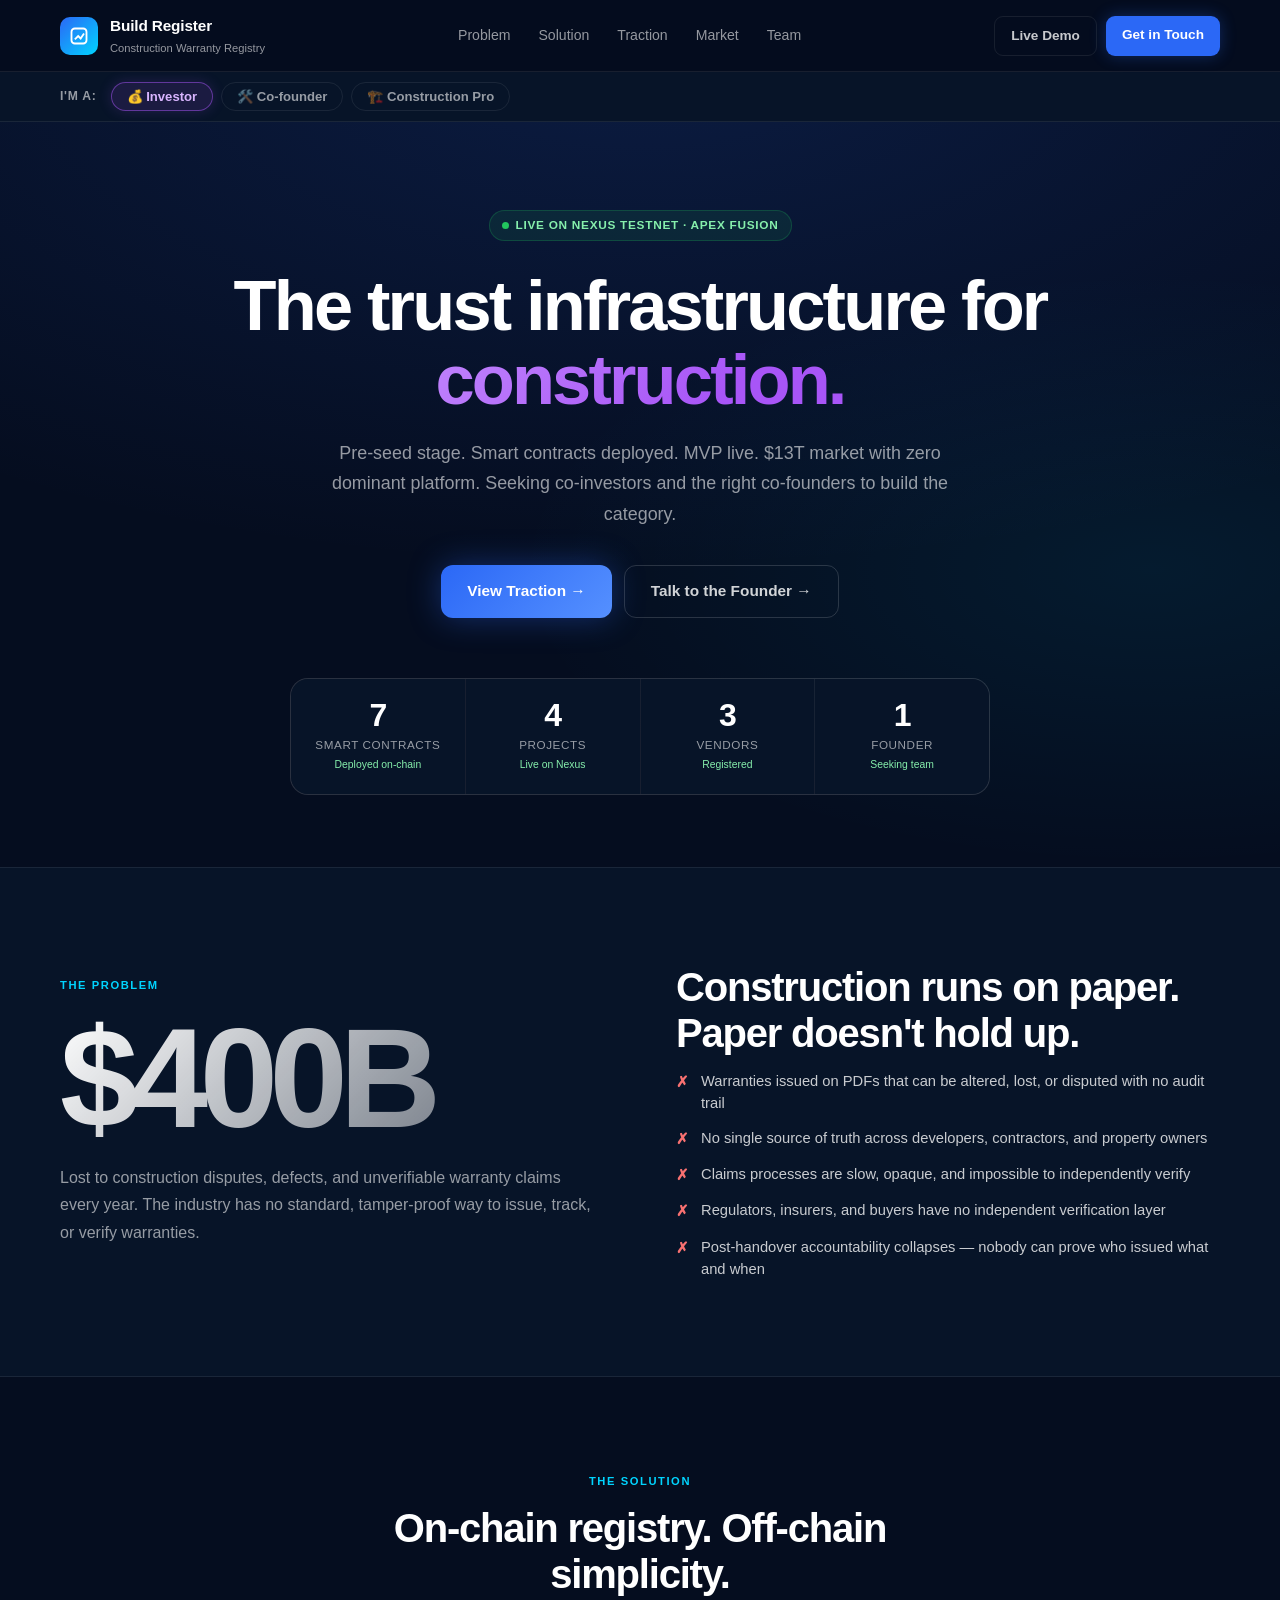
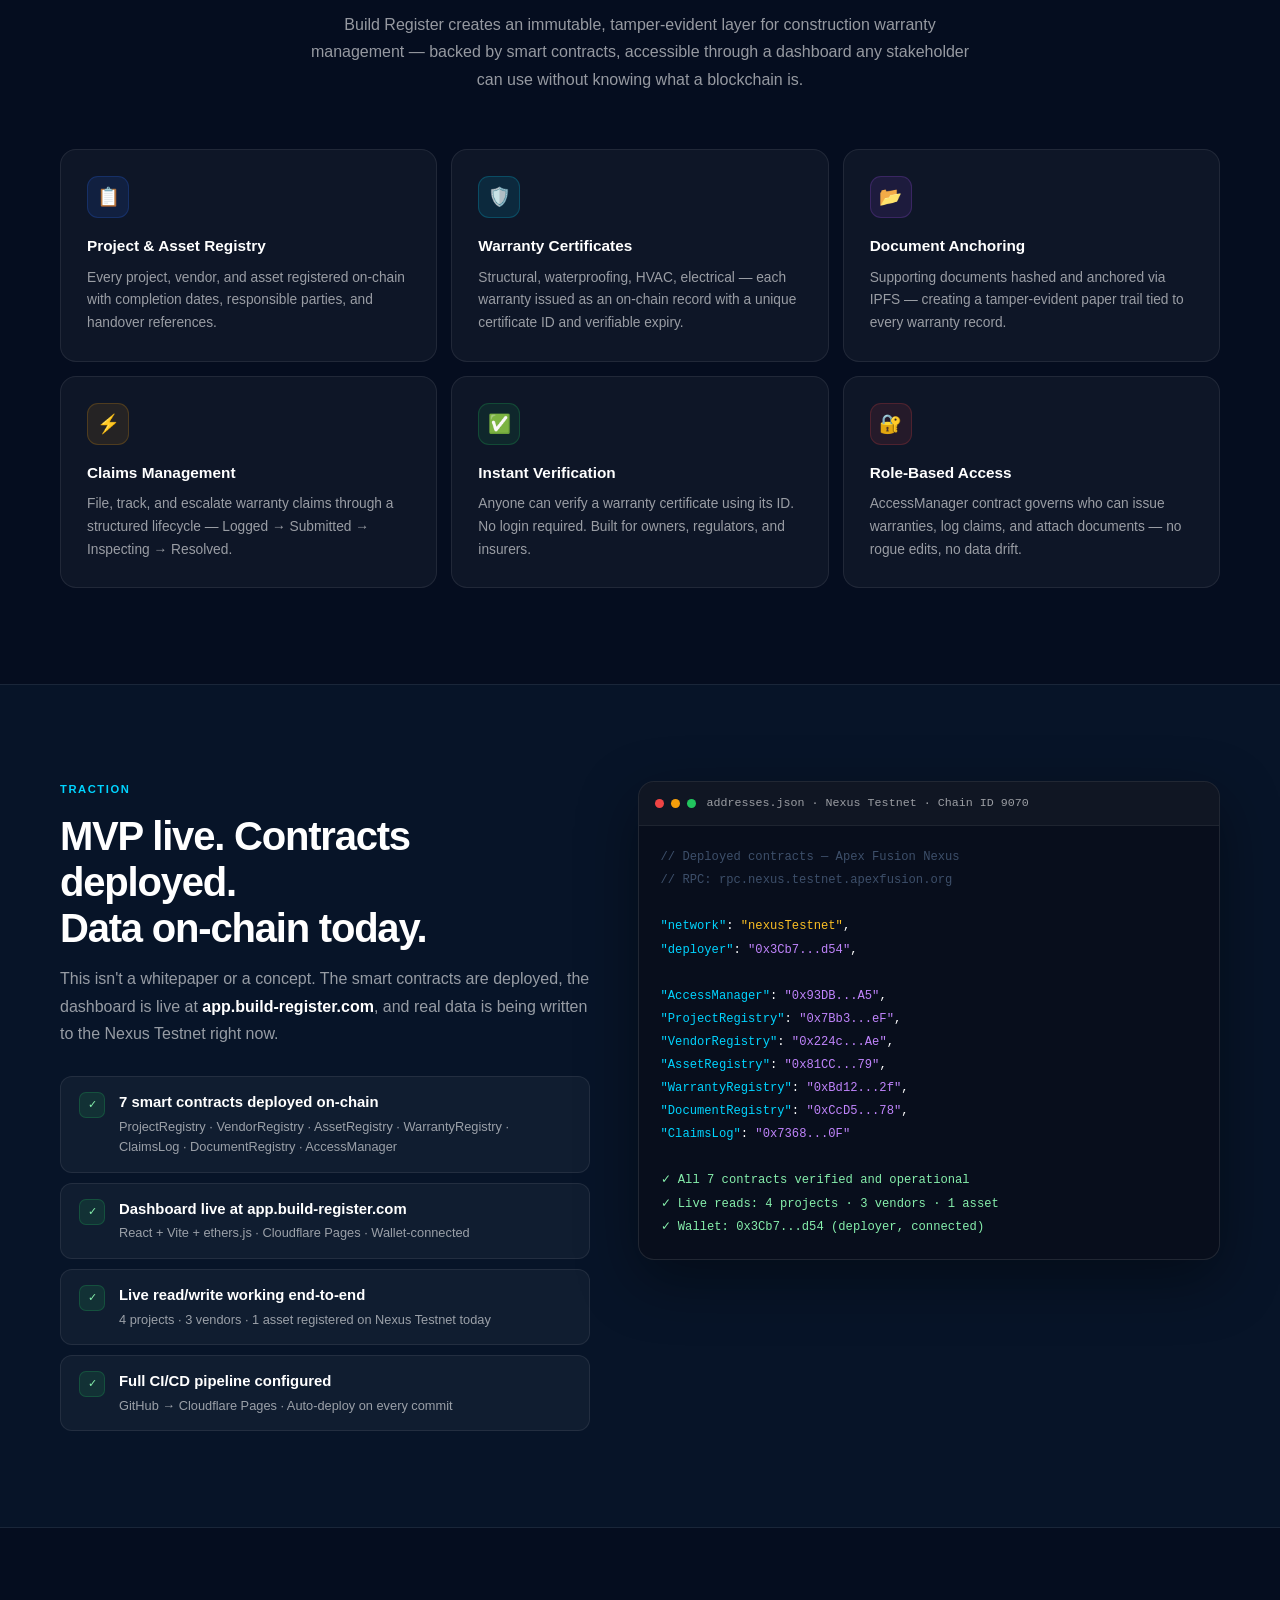
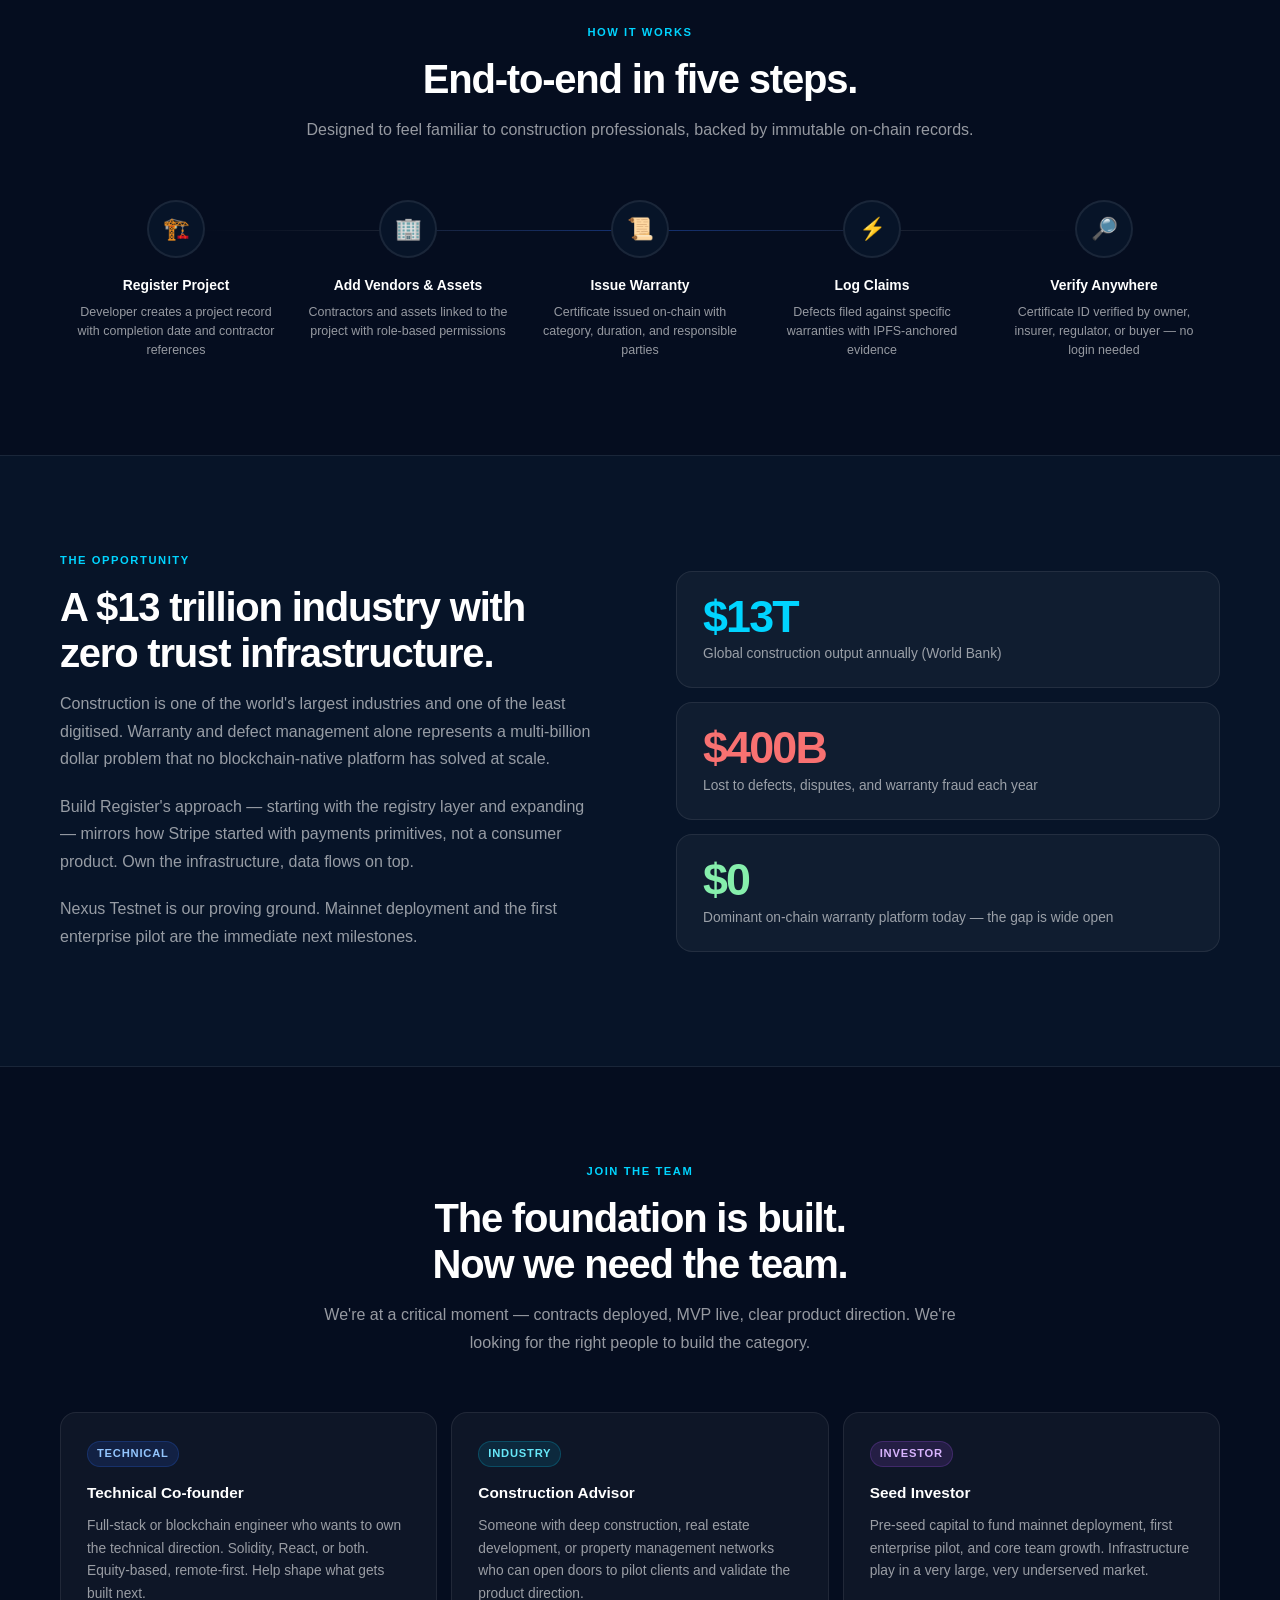
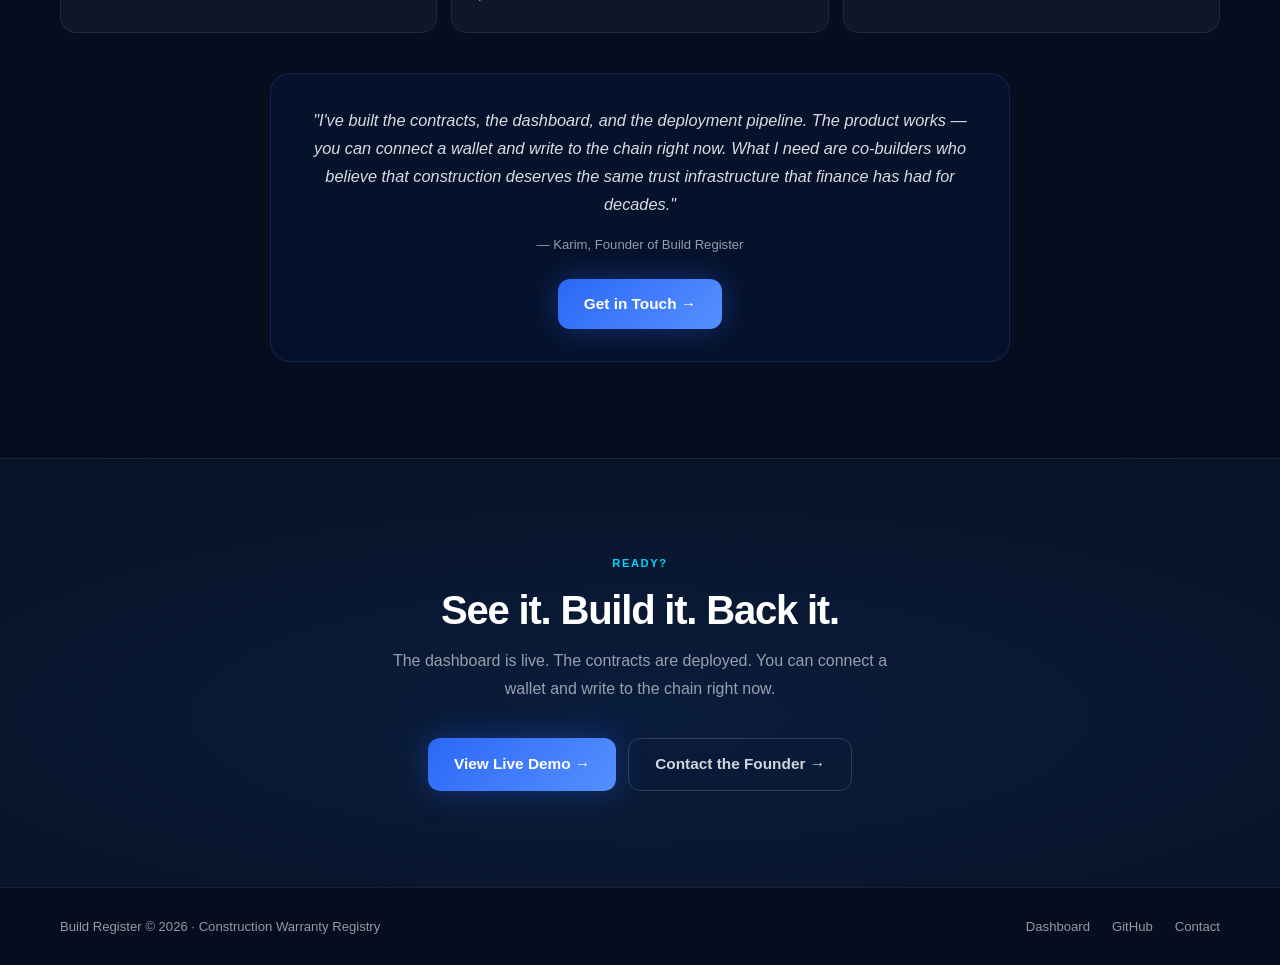
<file: index.html>
<!DOCTYPE html>
<html lang="en">
<head>
  <meta charset="UTF-8" />
  <meta name="viewport" content="width=device-width, initial-scale=1.0" />
  <title>Build Register — Trust Infrastructure for Construction</title>
  <meta name="description" content="On-chain warranty registry for construction. Smart contracts deployed. Dashboard live. Seeking co-founders and seed investment." />
  <style>
    * { box-sizing: border-box; margin: 0; padding: 0; }

    :root {
      --bg:     #050d1f;
      --bg2:    #071428;
      --bg3:    #0c1c36;
      --blue:   #2b68f6;
      --cyan:   #00d4ff;
      --green:  #22c55e;
      --purple: #a855f7;
      --text:   #ffffff;
      --muted:  rgba(255,255,255,0.58);
      --border: rgba(255,255,255,0.08);
      --card:   rgba(255,255,255,0.04);
      --radius: 16px;
    }

    html, body {
      font-family: 'Inter', -apple-system, BlinkMacSystemFont, 'Segoe UI', sans-serif;
      background: var(--bg);
      color: var(--text);
      line-height: 1.6;
    }
    a { text-decoration: none; color: inherit; }
    .container { width: min(1160px, calc(100% - 48px)); margin: 0 auto; }

    nav {
      position: sticky; top: 0; z-index: 100;
      background: rgba(5,13,31,0.9);
      backdrop-filter: blur(20px);
      border-bottom: 1px solid var(--border);
    }
    .nav-inner { display: flex; align-items: center; justify-content: space-between; padding: 14px 0; }
    .logo { display: flex; align-items: center; gap: 12px; }
    .logo-mark {
      width: 38px; height: 38px;
      background: linear-gradient(135deg, var(--blue), var(--cyan));
      border-radius: 10px; display: grid; place-items: center;
    }
    .logo-mark svg { width: 20px; height: 20px; stroke: white; fill: none; stroke-width: 2.2; }
    .logo-name { font-size: 0.96rem; font-weight: 700; letter-spacing: -0.01em; }
    .logo-sub  { font-size: 0.7rem; color: var(--muted); margin-top: 1px; }
    .nav-links { display: flex; gap: 28px; font-size: 0.88rem; color: var(--muted); }
    .nav-links a:hover { color: white; transition: color 0.2s; }
    .nav-ctas  { display: flex; gap: 9px; }
    .btn-ghost {
      padding: 8px 16px; border-radius: 9px; font-size: 0.85rem; font-weight: 600;
      border: 1px solid var(--border); color: rgba(255,255,255,0.78); transition: 0.2s;
    }
    .btn-ghost:hover { background: rgba(255,255,255,0.06); color: white; }
    .btn-nav {
      padding: 8px 16px; border-radius: 9px; font-size: 0.85rem; font-weight: 700;
      background: var(--blue); color: white; transition: 0.2s;
      box-shadow: 0 0 16px rgba(43,104,246,0.32);
    }
    .btn-nav:hover { filter: brightness(1.12); transform: translateY(-1px); }

    .live-badge {
      display: inline-flex; align-items: center; gap: 7px;
      padding: 5px 12px; border-radius: 999px;
      background: rgba(34,197,94,0.1); border: 1px solid rgba(34,197,94,0.22);
      font-size: 0.74rem; font-weight: 700; color: #86efac;
      letter-spacing: 0.06em; text-transform: uppercase;
    }
    .pulse {
      width: 7px; height: 7px; border-radius: 50%;
      background: var(--green); flex-shrink: 0;
      animation: pulse-anim 2s infinite;
    }
    @keyframes pulse-anim {
      0%,100% { opacity:1; box-shadow: 0 0 0 0 rgba(34,197,94,0.5); }
      50%      { opacity:0.8; box-shadow: 0 0 0 7px rgba(34,197,94,0); }
    }

    .persona-bar {
      background: var(--bg2);
      border-bottom: 1px solid var(--border);
      padding: 10px 0;
      position: sticky; top: 67px; z-index: 90;
    }
    .persona-inner { display: flex; align-items: center; gap: 14px; flex-wrap: wrap; }
    .persona-label {
      font-size: 0.76rem; color: var(--muted); font-weight: 700;
      letter-spacing: 0.06em; text-transform: uppercase; white-space: nowrap;
    }
    .persona-btns { display: flex; gap: 8px; flex-wrap: wrap; }
    .persona-btn {
      padding: 6px 15px; border-radius: 999px;
      font-size: 0.82rem; font-weight: 700;
      border: 1px solid var(--border); color: var(--muted);
      background: transparent; cursor: pointer;
      transition: all 0.22s ease; display: flex; align-items: center; gap: 6px;
    }
    .persona-btn:hover { border-color: rgba(255,255,255,0.22); color: white; }
    .persona-btn.active[data-persona="investor"] { color: #d8b4fe; border-color: rgba(168,85,247,0.5); background: rgba(168,85,247,0.12); box-shadow: 0 0 14px rgba(168,85,247,0.18); }
    .persona-btn.active[data-persona="builder"]  { color: #93c5fd; border-color: rgba(43,104,246,0.5);  background: rgba(43,104,246,0.12);  box-shadow: 0 0 14px rgba(43,104,246,0.18); }
    .persona-btn.active[data-persona="client"]   { color: #67e8f9; border-color: rgba(0,212,255,0.5);   background: rgba(0,212,255,0.1);    box-shadow: 0 0 14px rgba(0,212,255,0.18); }

    .hero {
      padding: 88px 0 72px;
      background:
        radial-gradient(ellipse 90% 70% at 50% -10%, rgba(43,104,246,0.16), transparent),
        radial-gradient(ellipse 50% 40% at 90% 60%, rgba(0,212,255,0.07), transparent),
        var(--bg);
    }
    .hero-inner { text-align: center; max-width: 860px; margin: 0 auto; }
    .hero-inner .live-badge { margin-bottom: 28px; }
    h1 { font-size: clamp(2.6rem, 5.5vw, 4.6rem); line-height: 1.04; letter-spacing: -0.04em; font-weight: 800; margin-bottom: 22px; }
    .gradient-text        { background: linear-gradient(135deg, var(--cyan) 0%, #4a8fff 70%);   -webkit-background-clip: text; -webkit-text-fill-color: transparent; background-clip: text; }
    .gradient-text-purple { background: linear-gradient(135deg, #c084fc 0%, #a855f7 70%);        -webkit-background-clip: text; -webkit-text-fill-color: transparent; background-clip: text; }
    .gradient-text-cyan   { background: linear-gradient(135deg, var(--cyan) 0%, #67e8f9 70%);    -webkit-background-clip: text; -webkit-text-fill-color: transparent; background-clip: text; }
    .hero-sub { font-size: 1.12rem; color: var(--muted); max-width: 620px; margin: 0 auto 36px; line-height: 1.7; }
    .hero-ctas { display: flex; gap: 12px; justify-content: center; flex-wrap: wrap; margin-bottom: 60px; }
    .btn-cta-primary {
      padding: 13px 26px; border-radius: 12px; font-size: 0.96rem; font-weight: 700;
      background: linear-gradient(135deg, var(--blue) 0%, #5590ff 100%);
      color: white; box-shadow: 0 0 32px rgba(43,104,246,0.36);
      transition: 0.2s; display: inline-flex; align-items: center; gap: 8px;
    }
    .btn-cta-primary:hover { transform: translateY(-2px); box-shadow: 0 0 48px rgba(43,104,246,0.52); }
    .btn-cta-secondary {
      padding: 13px 26px; border-radius: 12px; font-size: 0.96rem; font-weight: 600;
      border: 1px solid rgba(255,255,255,0.15); color: rgba(255,255,255,0.82);
      transition: 0.2s; display: inline-flex; align-items: center; gap: 8px;
    }
    .btn-cta-secondary:hover { background: rgba(255,255,255,0.06); border-color: rgba(255,255,255,0.28); color: white; }

    .chain-stats {
      display: grid; grid-template-columns: repeat(4, 1fr);
      gap: 1px; background: var(--border);
      border: 1px solid var(--border); border-radius: 18px; overflow: hidden;
      max-width: 700px; margin: 0 auto;
    }
    .stat-box { background: var(--bg2); padding: 20px 14px; text-align: center; }
    .stat-number { font-size: 2rem; font-weight: 900; letter-spacing: -0.04em; color: white; display: block; line-height: 1; }
    .stat-label  { font-size: 0.73rem; color: var(--muted); margin-top: 5px; text-transform: uppercase; letter-spacing: 0.05em; }
    .stat-chain  { font-size: 0.65rem; color: #86efac; margin-top: 3px; }

    .section-label { font-size: 0.7rem; font-weight: 800; letter-spacing: 0.14em; text-transform: uppercase; color: var(--cyan); margin-bottom: 14px; }
    h2 { font-size: clamp(1.7rem, 3.2vw, 2.5rem); letter-spacing: -0.03em; font-weight: 800; line-height: 1.15; margin-bottom: 14px; }
    .body-text { color: var(--muted); font-size: 1rem; line-height: 1.72; margin-bottom: 20px; }
    .split { display: grid; grid-template-columns: 1fr 1fr; gap: 72px; align-items: center; }
    .section-intro { text-align: center; max-width: 680px; margin: 0 auto 56px; }

    .problem { padding: 96px 0; background: var(--bg2); border-top: 1px solid var(--border); border-bottom: 1px solid var(--border); }
    .big-num {
      font-size: clamp(5rem, 11vw, 9rem); font-weight: 900; letter-spacing: -0.06em; line-height: 1;
      background: linear-gradient(135deg, white 0%, rgba(255,255,255,0.3) 100%);
      -webkit-background-clip: text; -webkit-text-fill-color: transparent; background-clip: text;
      margin-bottom: 14px;
    }
    .problem-list { list-style: none; display: grid; gap: 13px; }
    .problem-list li { display: flex; gap: 12px; font-size: 0.92rem; color: rgba(255,255,255,0.78); line-height: 1.5; }
    .xi { color: #f87171; font-weight: 900; flex-shrink: 0; margin-top: 1px; }

    .solution { padding: 96px 0; }
    .features-grid { display: grid; grid-template-columns: repeat(3, 1fr); gap: 14px; }
    .feat-card { background: var(--card); border: 1px solid var(--border); border-radius: var(--radius); padding: 26px; transition: all 0.22s ease; }
    .feat-card:hover { background: rgba(255,255,255,0.065); border-color: rgba(43,104,246,0.32); transform: translateY(-3px); }
    .feat-icon { width: 42px; height: 42px; border-radius: 11px; display: grid; place-items: center; margin-bottom: 16px; font-size: 1.15rem; }
    .feat-card h3 { font-size: 0.96rem; font-weight: 700; margin-bottom: 8px; }
    .feat-card p  { font-size: 0.86rem; color: var(--muted); line-height: 1.65; }

    .traction { padding: 96px 0; background: var(--bg2); border-top: 1px solid var(--border); border-bottom: 1px solid var(--border); }
    .traction-grid { display: grid; grid-template-columns: 1fr 1.1fr; gap: 48px; align-items: start; }
    .traction-items { display: grid; gap: 10px; margin-top: 28px; }
    .t-item { display: flex; align-items: flex-start; gap: 14px; padding: 14px 18px; background: var(--card); border: 1px solid var(--border); border-radius: 12px; }
    .chk { width: 26px; height: 26px; border-radius: 7px; flex-shrink: 0; background: rgba(34,197,94,0.12); border: 1px solid rgba(34,197,94,0.22); display: grid; place-items: center; color: #86efac; font-size: 0.7rem; margin-top: 1px; }
    .t-title { font-weight: 600; font-size: 0.93rem; }
    .t-meta  { font-size: 0.8rem; color: var(--muted); margin-top: 2px; }

    .terminal { background: #080e1c; border: 1px solid rgba(255,255,255,0.1); border-radius: 16px; overflow: hidden; box-shadow: 0 20px 60px rgba(0,0,0,0.4); }
    .term-hdr { display: flex; align-items: center; gap: 7px; padding: 12px 16px; background: rgba(255,255,255,0.03); border-bottom: 1px solid rgba(255,255,255,0.06); }
    .dot { width: 9px; height: 9px; border-radius: 50%; }
    .d-r{background:#ef4444} .d-y{background:#f59e0b} .d-g{background:#22c55e}
    .term-ttl { font-size: 0.73rem; color: var(--muted); margin-left: 4px; font-family: 'SF Mono','Fira Code',monospace; }
    .term-body { padding: 20px 22px; font-family: 'SF Mono','Fira Code','Consolas',monospace; font-size: 0.76rem; line-height: 1.9; }
    .tc{color:#3d4f6a} .tk{color:#00d4ff} .tv{color:#86efac} .ta{color:#c084fc} .ts{color:#fbbf24}

    .how { padding: 96px 0; }
    .steps { display: grid; grid-template-columns: repeat(5, 1fr); gap: 0; position: relative; }
    .steps::after { content:''; position:absolute; top:30px; left:12%; right:12%; height:1px; background:linear-gradient(90deg,transparent,var(--border) 20%,rgba(43,104,246,0.4) 50%,var(--border) 80%,transparent); }
    .step { text-align: center; padding: 0 12px; position: relative; z-index: 1; }
    .step-num { width:58px; height:58px; border-radius:50%; background:var(--bg2); border:2px solid var(--border); display:grid; place-items:center; margin:0 auto 16px; font-size:1.35rem; transition:0.2s; }
    .step:hover .step-num { border-color:var(--blue); background:rgba(43,104,246,0.1); }
    .step-title { font-weight:700; font-size:0.87rem; margin-bottom:7px; }
    .step-desc  { font-size:0.78rem; color:var(--muted); line-height:1.5; }

    .market { padding: 96px 0; background: var(--bg2); border-top: 1px solid var(--border); border-bottom: 1px solid var(--border); }
    .mkt-numbers { display: grid; gap: 14px; }
    .mkt-card { padding: 22px 26px; background: var(--card); border: 1px solid var(--border); border-radius: 16px; }
    .mkt-big { font-size: 2.8rem; font-weight: 900; letter-spacing: -0.04em; line-height: 1; margin-bottom: 5px; }
    .mkt-lbl { color: var(--muted); font-size: 0.86rem; }
    .c-blue{color:var(--cyan)} .c-red{color:#f87171} .c-green{color:#86efac}

    .team { padding: 96px 0; }
    .roles-grid { display: grid; grid-template-columns: repeat(3, 1fr); gap: 14px; margin-bottom: 40px; }
    .role-card { background: var(--card); border: 1px solid var(--border); border-radius: 16px; padding: 26px; }
    .role-tag { display:inline-flex; padding:3px 9px; border-radius:999px; font-size:0.7rem; font-weight:800; letter-spacing:0.07em; text-transform:uppercase; margin-bottom:14px; }
    .t-blue   { background:rgba(43,104,246,0.14);  color:#93c5fd; border:1px solid rgba(43,104,246,0.22); }
    .t-cyan   { background:rgba(0,212,255,0.1);    color:#67e8f9; border:1px solid rgba(0,212,255,0.2);  }
    .t-purple { background:rgba(168,85,247,0.14);  color:#d8b4fe; border:1px solid rgba(168,85,247,0.22);}
    .role-card h3 { font-size:0.96rem; font-weight:700; margin-bottom:9px; }
    .role-card p  { font-size:0.86rem; color:var(--muted); line-height:1.65; }
    .founder-note { max-width:740px; margin:0 auto; padding:32px 36px; background:rgba(43,104,246,0.06); border:1px solid rgba(43,104,246,0.2); border-radius:20px; text-align:center; }
    .founder-note blockquote { font-size:1.02rem; color:rgba(255,255,255,0.85); line-height:1.72; margin-bottom:16px; font-style:italic; }
    .founder-note cite { display:block; font-size:0.82rem; color:var(--muted); font-style:normal; margin-bottom:24px; }

    .final-cta { padding:96px 0; text-align:center; background:radial-gradient(ellipse 70% 60% at 50% 60%,rgba(43,104,246,0.1),transparent),var(--bg2); border-top:1px solid var(--border); }
    .final-cta h2 { margin-bottom:14px; }
    .final-cta .body-text { max-width:520px; margin:0 auto 36px; }
    .final-btns { display:flex; gap:12px; justify-content:center; flex-wrap:wrap; }

    footer { padding:28px 0; border-top:1px solid var(--border); background:var(--bg); }
    .footer-inner { display:flex; justify-content:space-between; align-items:center; font-size:0.82rem; color:var(--muted); }
    .footer-links { display:flex; gap:22px; }
    .footer-links a:hover { color:white; transition:color 0.2s; }

    .pfade { transition: opacity 0.28s ease, transform 0.28s ease; }
    .pfade.out { opacity:0; transform:translateY(8px); }

    @media(max-width:920px){
      .split,.traction-grid{grid-template-columns:1fr;gap:48px;}
      .features-grid,.roles-grid{grid-template-columns:1fr 1fr;}
      .chain-stats{grid-template-columns:repeat(2,1fr);}
      .steps{grid-template-columns:1fr 1fr;gap:28px;}
      .steps::after{display:none;}
      .nav-links{display:none;}
    }
    @media(max-width:600px){
      h1{font-size:2.3rem;}
      .hero{padding:52px 0 44px;}
      .hero-ctas,.final-btns{flex-direction:column;align-items:center;}
      .features-grid,.roles-grid{grid-template-columns:1fr;}
      .steps{grid-template-columns:1fr;}
      .footer-inner{flex-direction:column;gap:14px;text-align:center;}
    }
  </style>
</head>
<body>

<nav>
  <div class="container">
    <div class="nav-inner">
      <div class="logo">
        <div class="logo-mark">
          <svg viewBox="0 0 24 24" aria-hidden="true"><rect x="3" y="3" width="18" height="18" rx="4"/><path d="M7 16 L11 12 L14 15 L18 9"/></svg>
        </div>
        <div>
          <div class="logo-name">Build Register</div>
          <div class="logo-sub">Construction Warranty Registry</div>
        </div>
      </div>
      <div class="nav-links">
        <a href="#problem">Problem</a>
        <a href="#solution">Solution</a>
        <a href="#traction">Traction</a>
        <a href="#market">Market</a>
        <a href="#team">Team</a>
      </div>
      <div class="nav-ctas">
        <a class="btn-ghost" href="https://app.build-register.com" target="_blank">Live Demo</a>
        <a class="btn-nav" href="mailto:info@build-register.com">Get in Touch</a>
      </div>
    </div>
  </div>
</nav>

<div class="persona-bar">
  <div class="container">
    <div class="persona-inner">
      <span class="persona-label">I'm a:</span>
      <div class="persona-btns">
        <button class="persona-btn active" data-persona="investor">💰 Investor</button>
        <button class="persona-btn" data-persona="builder">🛠️ Co-founder</button>
        <button class="persona-btn" data-persona="client">🏗️ Construction Pro</button>
      </div>
    </div>
  </div>
</div>

<section class="hero" id="hero">
  <div class="container">
    <div class="hero-inner">
      <div class="live-badge"><div class="pulse"></div>Live on Nexus Testnet · Apex Fusion</div>
      <h1 class="pfade" id="hero-headline">The trust infrastructure for<br/><span class="gradient-text-purple">construction.</span></h1>
      <p class="hero-sub pfade" id="hero-sub">Pre-seed stage. Smart contracts deployed. MVP live. $13T market with zero dominant platform. Seeking co-investors and the right co-founders to build the category.</p>
      <div class="hero-ctas pfade" id="hero-ctas">
        <a class="btn-cta-primary" id="hero-cta1" href="#traction">View Traction →</a>
        <a class="btn-cta-secondary" id="hero-cta2" href="mailto:info@build-register.com">Talk to the Founder →</a>
      </div>
      <div class="chain-stats">
        <div class="stat-box"><span class="stat-number">7</span><div class="stat-label">Smart Contracts</div><div class="stat-chain">Deployed on-chain</div></div>
        <div class="stat-box"><span class="stat-number">4</span><div class="stat-label">Projects</div><div class="stat-chain">Live on Nexus</div></div>
        <div class="stat-box"><span class="stat-number">3</span><div class="stat-label">Vendors</div><div class="stat-chain">Registered</div></div>
        <div class="stat-box"><span class="stat-number">1</span><div class="stat-label">Founder</div><div class="stat-chain">Seeking team</div></div>
      </div>
    </div>
  </div>
</section>

<section class="problem" id="problem">
  <div class="container">
    <div class="split">
      <div>
        <div class="section-label">The Problem</div>
        <div class="big-num">$400B</div>
        <p class="body-text">Lost to construction disputes, defects, and unverifiable warranty claims every year. The industry has no standard, tamper-proof way to issue, track, or verify warranties.</p>
      </div>
      <div>
        <h2>Construction runs on paper.<br/>Paper doesn't hold up.</h2>
        <ul class="problem-list">
          <li><span class="xi">✗</span><span>Warranties issued on PDFs that can be altered, lost, or disputed with no audit trail</span></li>
          <li><span class="xi">✗</span><span>No single source of truth across developers, contractors, and property owners</span></li>
          <li><span class="xi">✗</span><span>Claims processes are slow, opaque, and impossible to independently verify</span></li>
          <li><span class="xi">✗</span><span>Regulators, insurers, and buyers have no independent verification layer</span></li>
          <li><span class="xi">✗</span><span>Post-handover accountability collapses — nobody can prove who issued what and when</span></li>
        </ul>
      </div>
    </div>
  </div>
</section>

<section class="solution" id="solution">
  <div class="container">
    <div class="section-intro">
      <div class="section-label">The Solution</div>
      <h2>On-chain registry. Off-chain simplicity.</h2>
      <p class="body-text">Build Register creates an immutable, tamper-evident layer for construction warranty management — backed by smart contracts, accessible through a dashboard any stakeholder can use without knowing what a blockchain is.</p>
    </div>
    <div class="features-grid">
      <div class="feat-card"><div class="feat-icon" style="background:rgba(43,104,246,0.12);border:1px solid rgba(43,104,246,0.22)">📋</div><h3>Project &amp; Asset Registry</h3><p>Every project, vendor, and asset registered on-chain with completion dates, responsible parties, and handover references.</p></div>
      <div class="feat-card"><div class="feat-icon" style="background:rgba(0,212,255,0.1);border:1px solid rgba(0,212,255,0.2)">🛡️</div><h3>Warranty Certificates</h3><p>Structural, waterproofing, HVAC, electrical — each warranty issued as an on-chain record with a unique certificate ID and verifiable expiry.</p></div>
      <div class="feat-card"><div class="feat-icon" style="background:rgba(168,85,247,0.1);border:1px solid rgba(168,85,247,0.2)">📂</div><h3>Document Anchoring</h3><p>Supporting documents hashed and anchored via IPFS — creating a tamper-evident paper trail tied to every warranty record.</p></div>
      <div class="feat-card"><div class="feat-icon" style="background:rgba(245,158,11,0.1);border:1px solid rgba(245,158,11,0.2)">⚡</div><h3>Claims Management</h3><p>File, track, and escalate warranty claims through a structured lifecycle — Logged → Submitted → Inspecting → Resolved.</p></div>
      <div class="feat-card"><div class="feat-icon" style="background:rgba(34,197,94,0.1);border:1px solid rgba(34,197,94,0.22)">✅</div><h3>Instant Verification</h3><p>Anyone can verify a warranty certificate using its ID. No login required. Built for owners, regulators, and insurers.</p></div>
      <div class="feat-card"><div class="feat-icon" style="background:rgba(239,68,68,0.1);border:1px solid rgba(239,68,68,0.2)">🔐</div><h3>Role-Based Access</h3><p>AccessManager contract governs who can issue warranties, log claims, and attach documents — no rogue edits, no data drift.</p></div>
    </div>
  </div>
</section>

<section class="traction" id="traction">
  <div class="container">
    <div class="traction-grid">
      <div>
        <div class="section-label">Traction</div>
        <h2>MVP live. Contracts deployed.<br/>Data on-chain today.</h2>
        <p class="body-text">This isn't a whitepaper or a concept. The smart contracts are deployed, the dashboard is live at <strong style="color:white">app.build-register.com</strong>, and real data is being written to the Nexus Testnet right now.</p>
        <div class="traction-items">
          <div class="t-item"><div class="chk">✓</div><div><div class="t-title">7 smart contracts deployed on-chain</div><div class="t-meta">ProjectRegistry · VendorRegistry · AssetRegistry · WarrantyRegistry · ClaimsLog · DocumentRegistry · AccessManager</div></div></div>
          <div class="t-item"><div class="chk">✓</div><div><div class="t-title">Dashboard live at app.build-register.com</div><div class="t-meta">React + Vite + ethers.js · Cloudflare Pages · Wallet-connected</div></div></div>
          <div class="t-item"><div class="chk">✓</div><div><div class="t-title">Live read/write working end-to-end</div><div class="t-meta">4 projects · 3 vendors · 1 asset registered on Nexus Testnet today</div></div></div>
          <div class="t-item"><div class="chk">✓</div><div><div class="t-title">Full CI/CD pipeline configured</div><div class="t-meta">GitHub → Cloudflare Pages · Auto-deploy on every commit</div></div></div>
        </div>
      </div>
      <div class="terminal">
        <div class="term-hdr"><div class="dot d-r"></div><div class="dot d-y"></div><div class="dot d-g"></div><span class="term-ttl">addresses.json · Nexus Testnet · Chain ID 9070</span></div>
        <div class="term-body">
          <div><span class="tc">// Deployed contracts — Apex Fusion Nexus</span></div>
          <div><span class="tc">// RPC: rpc.nexus.testnet.apexfusion.org</span></div><br/>
          <div><span class="tk">"network"</span>: <span class="ts">"nexusTestnet"</span>,</div>
          <div><span class="tk">"deployer"</span>: <span class="ta">"0x3Cb7...d54"</span>,</div><br/>
          <div><span class="tk">"AccessManager"</span>:     <span class="ta">"0x93DB...A5"</span>,</div>
          <div><span class="tk">"ProjectRegistry"</span>:    <span class="ta">"0x7Bb3...eF"</span>,</div>
          <div><span class="tk">"VendorRegistry"</span>:     <span class="ta">"0x224c...Ae"</span>,</div>
          <div><span class="tk">"AssetRegistry"</span>:      <span class="ta">"0x81CC...79"</span>,</div>
          <div><span class="tk">"WarrantyRegistry"</span>:   <span class="ta">"0xBd12...2f"</span>,</div>
          <div><span class="tk">"DocumentRegistry"</span>:   <span class="ta">"0xCcD5...78"</span>,</div>
          <div><span class="tk">"ClaimsLog"</span>:          <span class="ta">"0x7368...0F"</span></div><br/>
          <div><span class="tv">✓ All 7 contracts verified and operational</span></div>
          <div><span class="tv">✓ Live reads: 4 projects · 3 vendors · 1 asset</span></div>
          <div><span class="tv">✓ Wallet: 0x3Cb7...d54 (deployer, connected)</span></div>
        </div>
      </div>
    </div>
  </div>
</section>

<section class="how" id="how">
  <div class="container">
    <div class="section-intro">
      <div class="section-label">How It Works</div>
      <h2>End-to-end in five steps.</h2>
      <p class="body-text">Designed to feel familiar to construction professionals, backed by immutable on-chain records.</p>
    </div>
    <div class="steps">
      <div class="step"><div class="step-num">🏗️</div><div class="step-title">Register Project</div><div class="step-desc">Developer creates a project record with completion date and contractor references</div></div>
      <div class="step"><div class="step-num">🏢</div><div class="step-title">Add Vendors &amp; Assets</div><div class="step-desc">Contractors and assets linked to the project with role-based permissions</div></div>
      <div class="step"><div class="step-num">📜</div><div class="step-title">Issue Warranty</div><div class="step-desc">Certificate issued on-chain with category, duration, and responsible parties</div></div>
      <div class="step"><div class="step-num">⚡</div><div class="step-title">Log Claims</div><div class="step-desc">Defects filed against specific warranties with IPFS-anchored evidence</div></div>
      <div class="step"><div class="step-num">🔎</div><div class="step-title">Verify Anywhere</div><div class="step-desc">Certificate ID verified by owner, insurer, regulator, or buyer — no login needed</div></div>
    </div>
  </div>
</section>

<section class="market" id="market">
  <div class="container">
    <div class="split">
      <div>
        <div class="section-label">The Opportunity</div>
        <h2>A $13 trillion industry with zero trust infrastructure.</h2>
        <p class="body-text">Construction is one of the world's largest industries and one of the least digitised. Warranty and defect management alone represents a multi-billion dollar problem that no blockchain-native platform has solved at scale.</p>
        <p class="body-text">Build Register's approach — starting with the registry layer and expanding — mirrors how Stripe started with payments primitives, not a consumer product. Own the infrastructure, data flows on top.</p>
        <p class="body-text">Nexus Testnet is our proving ground. Mainnet deployment and the first enterprise pilot are the immediate next milestones.</p>
      </div>
      <div class="mkt-numbers">
        <div class="mkt-card"><div class="mkt-big c-blue">$13T</div><div class="mkt-lbl">Global construction output annually (World Bank)</div></div>
        <div class="mkt-card"><div class="mkt-big c-red">$400B</div><div class="mkt-lbl">Lost to defects, disputes, and warranty fraud each year</div></div>
        <div class="mkt-card"><div class="mkt-big c-green">$0</div><div class="mkt-lbl">Dominant on-chain warranty platform today — the gap is wide open</div></div>
      </div>
    </div>
  </div>
</section>

<section class="team" id="team">
  <div class="container">
    <div class="section-intro">
      <div class="section-label">Join the Team</div>
      <h2>The foundation is built.<br/>Now we need the team.</h2>
      <p class="body-text">We're at a critical moment — contracts deployed, MVP live, clear product direction. We're looking for the right people to build the category.</p>
    </div>
    <div class="roles-grid">
      <div class="role-card"><span class="role-tag t-blue">Technical</span><h3>Technical Co-founder</h3><p>Full-stack or blockchain engineer who wants to own the technical direction. Solidity, React, or both. Equity-based, remote-first. Help shape what gets built next.</p></div>
      <div class="role-card"><span class="role-tag t-cyan">Industry</span><h3>Construction Advisor</h3><p>Someone with deep construction, real estate development, or property management networks who can open doors to pilot clients and validate the product direction.</p></div>
      <div class="role-card"><span class="role-tag t-purple">Investor</span><h3>Seed Investor</h3><p>Pre-seed capital to fund mainnet deployment, first enterprise pilot, and core team growth. Infrastructure play in a very large, very underserved market.</p></div>
    </div>
    <div class="founder-note">
      <blockquote>"I've built the contracts, the dashboard, and the deployment pipeline. The product works — you can connect a wallet and write to the chain right now. What I need are co-builders who believe that construction deserves the same trust infrastructure that finance has had for decades."</blockquote>
      <cite>— Karim, Founder of Build Register</cite>
      <a class="btn-cta-primary" href="mailto:info@build-register.com">Get in Touch →</a>
    </div>
  </div>
</section>

<section class="final-cta">
  <div class="container">
    <div class="section-label">Ready?</div>
    <h2>See it. Build it. Back it.</h2>
    <p class="body-text">The dashboard is live. The contracts are deployed. You can connect a wallet and write to the chain right now.</p>
    <div class="final-btns">
      <a class="btn-cta-primary" href="https://app.build-register.com" target="_blank">View Live Demo →</a>
      <a class="btn-cta-secondary" href="mailto:info@build-register.com">Contact the Founder →</a>
    </div>
  </div>
</section>

<footer>
  <div class="container">
    <div class="footer-inner">
      <div>Build Register © 2026 · Construction Warranty Registry</div>
      <div class="footer-links">
        <a href="https://app.build-register.com" target="_blank">Dashboard</a>
        <a href="https://github.com/sahyounk/build-register.site" target="_blank">GitHub</a>
        <a href="mailto:info@build-register.com">Contact</a>
      </div>
    </div>
  </div>
</footer>

<script>
const personas = {
  investor: {
    headline: 'The trust infrastructure for<br/><span class="gradient-text-purple">construction.</span>',
    sub: 'Pre-seed stage. Smart contracts deployed. MVP live. $13T market with zero dominant platform. Seeking co-investors and the right co-founders to build the category.',
    cta1: { text: 'View Traction →', href: '#traction', target: null },
    cta2: { text: 'Talk to the Founder →', href: 'mailto:info@build-register.com' }
  },
  builder: {
    headline: 'Help build the trust layer for<br/><span class="gradient-text">construction.</span>',
    sub: '7 Solidity contracts live on Nexus Testnet. React + Vite + ethers.js dashboard deployed. We need a technical co-founder who wants to own the architecture and build the category.',
    cta1: { text: 'View the Tech Stack →', href: '#traction', target: null },
    cta2: { text: 'Join the Team →', href: '#team' }
  },
  client: {
    headline: 'One registry for all your<br/><span class="gradient-text-cyan">construction warranties.</span>',
    sub: 'Replace scattered PDFs with on-chain warranty records. Track claims, verify coverage, and build trust with property owners, operators, and insurers — from handover through the full lifecycle.',
    cta1: { text: 'Try the Live Dashboard →', href: 'https://app.build-register.com', target: '_blank' },
    cta2: { text: 'Request a Demo →', href: 'mailto:info@build-register.com' }
  }
};
const headline = document.getElementById('hero-headline');
const sub      = document.getElementById('hero-sub');
const ctasEl   = document.getElementById('hero-ctas');
const cta1     = document.getElementById('hero-cta1');
const cta2     = document.getElementById('hero-cta2');
const btns     = document.querySelectorAll('.persona-btn');
function switchPersona(key) {
  const p = personas[key];
  const els = [headline, sub, ctasEl];
  els.forEach(el => el.classList.add('out'));
  setTimeout(() => {
    headline.innerHTML = p.headline;
    sub.textContent    = p.sub;
    cta1.textContent   = p.cta1.text;
    cta1.href          = p.cta1.href;
    if (p.cta1.target) cta1.setAttribute('target', p.cta1.target); else cta1.removeAttribute('target');
    cta2.textContent   = p.cta2.text;
    cta2.href          = p.cta2.href;
    els.forEach(el => el.classList.remove('out'));
    btns.forEach(b => b.classList.toggle('active', b.dataset.persona === key));
  }, 290);
}
btns.forEach(btn => btn.addEventListener('click', () => switchPersona(btn.dataset.persona)));
function animCount(el, target) {
  let n = 0; const step = Math.max(1, Math.ceil(target / 22));
  const t = setInterval(() => { n = Math.min(n + step, target); el.textContent = n; if (n >= target) clearInterval(t); }, 48);
}
const obs = new IntersectionObserver(entries => {
  entries.forEach(e => { if (e.isIntersecting) { document.querySelectorAll('.stat-number').forEach(el => { const v = parseInt(el.textContent); if (!isNaN(v)) animCount(el, v); }); obs.disconnect(); } });
}, { threshold: 0.6 });
const statsBar = document.querySelector('.chain-stats');
if (statsBar) obs.observe(statsBar);
</script>
</body>
</html>
</file>
